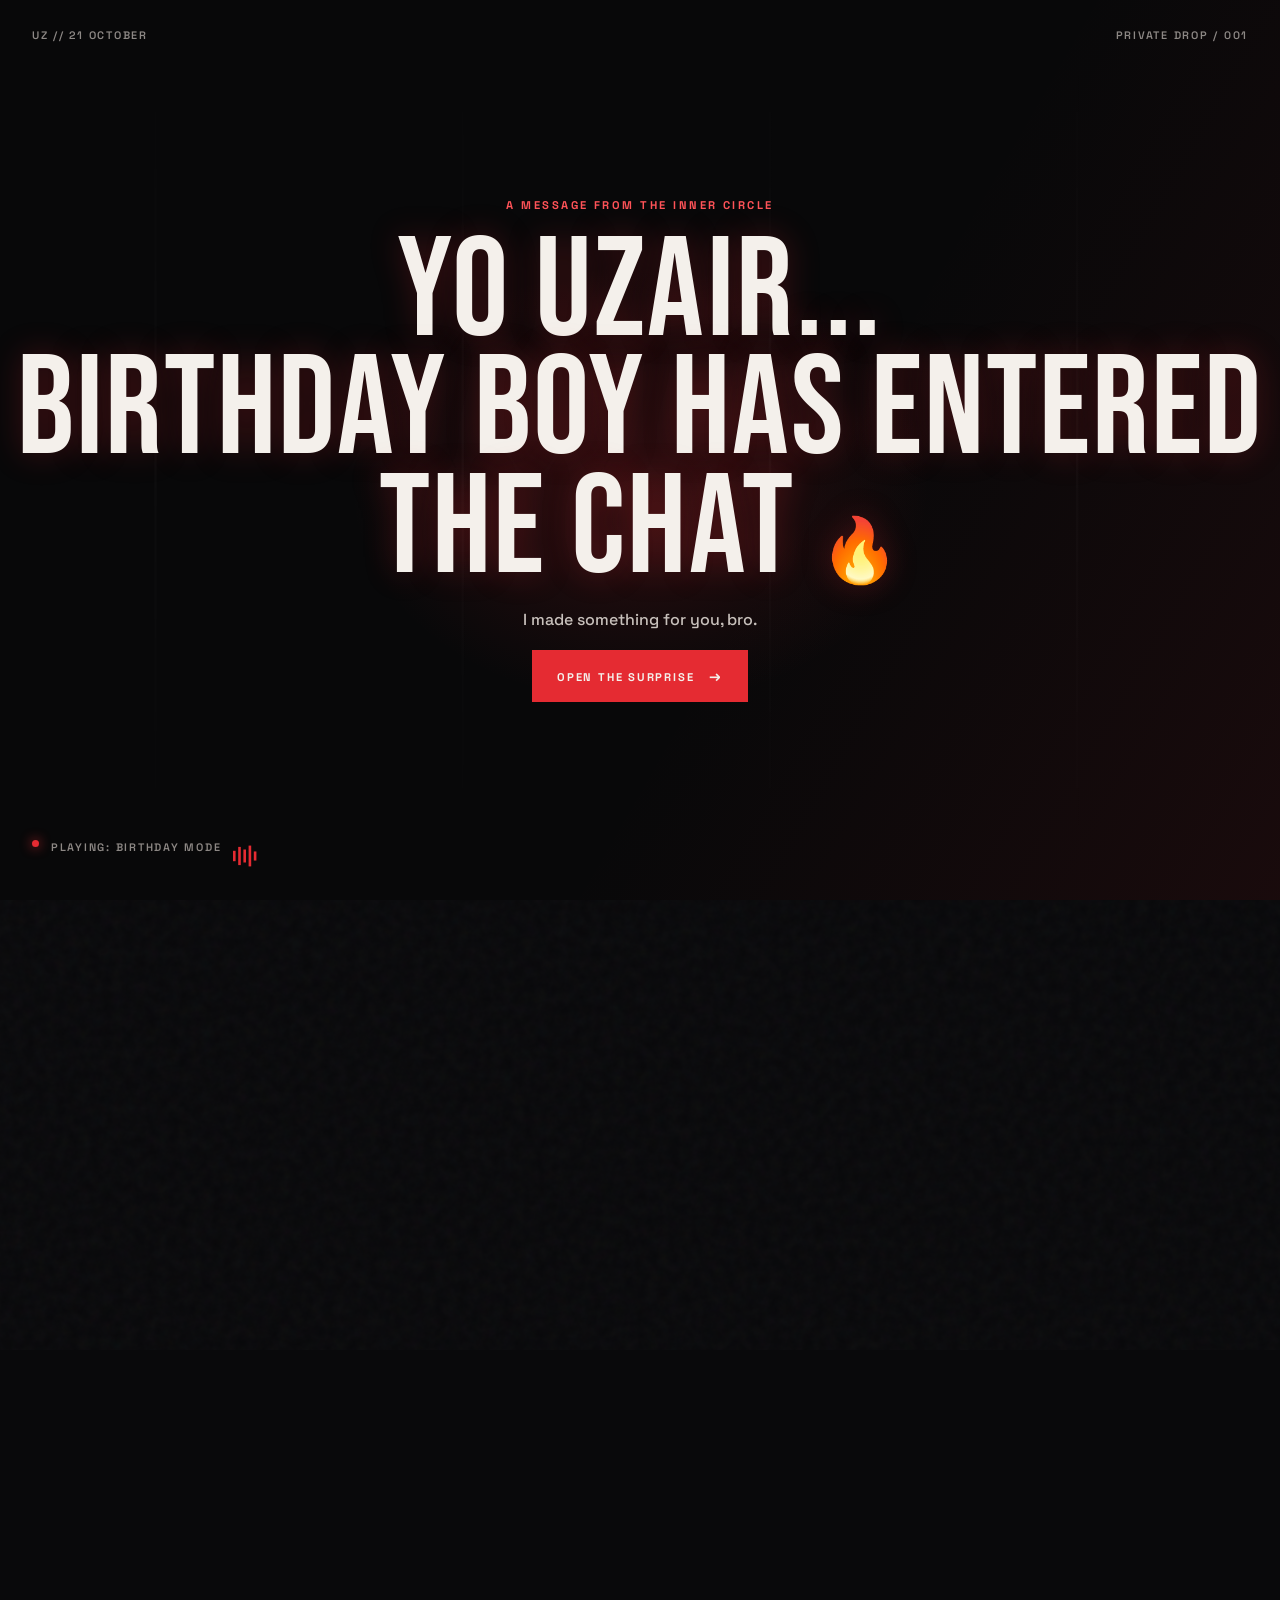
<file: index.html>
<!doctype html>
<html lang="en">
<head>
  <meta charset="UTF-8" />
  <meta name="viewport" content="width=device-width, initial-scale=1.0" />
  <meta name="theme-color" content="#09090b" />
  <meta name="description" content="A cinematic birthday surprise for Uzair, made by his bro." />
  <title>UZair // Birthday Mode</title>
  <link rel="preconnect" href="https://fonts.googleapis.com" />
  <link rel="preconnect" href="https://fonts.gstatic.com" crossorigin />
  <link href="https://fonts.googleapis.com/css2?family=Bebas+Neue&family=DM+Sans:wght@400;500;700&family=Space+Grotesk:wght@500;600;700&display=swap" rel="stylesheet" />
  <link rel="stylesheet" href="style.css" />
  <script src="script.js" defer></script>
</head>
<body>
  <div class="grain" aria-hidden="true"></div>
  <div class="cursor-glow" aria-hidden="true"></div>

  <div class="opening" id="opening" role="dialog" aria-label="Birthday surprise intro">
    <div class="opening-bg"></div>
    <div class="opening-top"><span>UZ // 21 OCTOBER</span><span>PRIVATE DROP / 001</span></div>
    <div class="opening-content">
      <p class="eyebrow reveal-in">A MESSAGE FROM THE INNER CIRCLE</p>
      <div class="opening-copy">
        <p class="intro-line" id="introLine">YO UZAIR...</p>
        <p class="intro-line hidden-intro" id="introLineTwo">BIRTHDAY BOY HAS ENTERED THE CHAT <span>🔥</span></p>
        <p class="intro-sub hidden-intro" id="introSub">I made something for you, bro.</p>
      </div>
      <button class="primary-button hidden-intro" id="openSurprise">OPEN THE SURPRISE <span>→</span></button>
    </div>
    <div class="opening-player"><span class="player-dot"></span><span>PLAYING: BIRTHDAY MODE</span><span class="equalizer mini" aria-hidden="true"><i></i><i></i><i></i><i></i><i></i></span></div>
  </div>

  <main class="site-shell" id="mainContent" aria-hidden="true">
    <nav class="nav container">
      <a class="wordmark" href="#top">UZ<span>.</span></a>
      <div class="nav-meta"><span class="status-dot"></span> BIRTHDAY MODE <span class="nav-divider"></span> 21 OCTOBER</div>
      <button class="nav-jump" data-scroll="#music" aria-label="Jump to music player">LISTEN <span>↘</span></button>
    </nav>

    <header class="hero container" id="top">
      <div class="hero-copy reveal">
        <p class="eyebrow">THE MAIN CHARACTER'S DAY / 21 OCTOBER</p>
        <h1>HAPPY BIRTHDAY,<br /><em>UZAIR</em> <span>🥂🔥</span></h1>
        <p class="hero-sub">Another year older... but still the same <strong>pagal bro</strong> 😂</p>
        <div class="hero-actions">
          <button class="primary-button" id="turnUp">TURN UP THE VOLUME <span>↗</span></button>
          <span class="micro-copy">Press play. Volume up. Regrets down.</span>
        </div>
      </div>
      <div class="hero-stage reveal reveal-delay" aria-label="Animated birthday cake">
        <div class="stage-ring ring-one"></div><div class="stage-ring ring-two"></div>
        <div class="stage-label">BIRTHDAY<br />BOY<br /><span>///</span></div>
        <div class="cake-wrap">
          <div class="flame flame-a"></div><div class="flame flame-b"></div><div class="flame flame-c"></div>
          <div class="candle candle-a"></div><div class="candle candle-b"></div><div class="candle candle-c"></div>
          <div class="cake-top"></div><div class="cake-icing"></div><div class="cake-body"><span></span><span></span><span></span></div><div class="cake-plate"></div>
        </div>
        <div class="spark spark-one">✦</div><div class="spark spark-two">✦</div><div class="spark spark-three">✦</div>
      </div>
    </header>

    <section class="section player-section container" id="music">
      <div class="section-kicker reveal"><span>01</span><span>UZAIR'S WORLD</span><span class="rule"></span><span>NOW PLAYING</span></div>
      <div class="player glass reveal reveal-delay">
        <div class="album-art" id="albumArt" aria-label="Album cover visualizer">
          <div class="album-disc"><span>UZ</span></div>
          <div class="album-grid"></div>
          <small>BDAY / 001</small>
        </div>
        <div class="track-info">
          <p class="track-status"><span class="status-dot"></span> NOW PLAYING</p>
          <div class="track-title-wrap">
            <h2 id="trackTitle" class="track-title">Birthday Mode <span>🔥</span></h2>
          </div>
          <p>for the loudest bro in the room</p>
        </div>
        <div class="player-controls">
          <button class="round-button" id="prevButton" aria-label="Previous song">⏮</button>
          <button class="round-button" id="playButton" aria-label="Play birthday music">▶</button>
          <button class="round-button" id="nextButton" aria-label="Next song">⏭</button>
          <button class="icon-button" id="muteButton" aria-label="Mute music">VOL</button>
          <div class="equalizer" id="equalizer" aria-hidden="true"><i></i><i></i><i></i><i></i><i></i><i></i><i></i></div>
        </div>
      </div>
      <label class="track-picker reveal" for="trackSelect">SELECT TRACK <select id="trackSelect"><option value="birthday.mp3">Track 01 - Birthday Mode 🔥</option><option value="track-1.mp3">Track 02 - track-1</option><option value="track-2.mp3">Track 03 - track-2</option><option value="track-3.mp3">Track 04 - track-3</option><option value="track-4.mp3">Track 05 - track-4</option></select></label>
      <p class="player-note reveal">Bro has two moods: music ON and music LOUDER. 😂</p>
      <audio id="birthdayAudio" preload="auto"><source src="assets/birthday.mp3" type="audio/mpeg" /></audio>
    </section>

    <section class="section archives-section container" id="archives">
      <div class="section-heading reveal"><div><p class="eyebrow">THE PHOTO DUMP / NO CONTEXT REQUIRED</p><h2>THE BRO ARCHIVES <span>📸</span></h2></div><p class="section-note">Six frames. A suspicious amount of evidence.</p></div>
      <div class="archive-grid">
        <figure class="memory-card reveal"><img src="assets/797887210_1075705141990475_1536160417823466040_n.jpg" alt="Uzair memory photo 1" /><figcaption><span>01</span>Certified Bakchodi 😂</figcaption></figure>
        <figure class="memory-card reveal reveal-delay"><img src="assets/811056234_834470816424884_3466537040000252427_n.jpg" alt="Uzair memory photo 2" /><figcaption><span>02</span>Bro thought this was a good idea 💀</figcaption></figure>
        <figure class="memory-card reveal"><img src="assets/811615844_1088330470822394_4757257316403194110_n.jpg" alt="Uzair memory photo 3" /><figcaption><span>03</span>The memories nobody needs to know about.</figcaption></figure>
        <figure class="memory-card reveal reveal-delay"><img src="assets/813633854_28337633935900832_3315130323208389728_n.jpg" alt="Uzair memory photo 4" /><figcaption><span>04</span>Same idiots, different day.</figcaption></figure>
        <figure class="memory-card reveal"><img src="assets/815037928_2015166029137957_7715391470375047494_n.jpg" alt="Uzair memory photo 5" /><figcaption><span>05</span>Too much madness in one picture 🔥</figcaption></figure>
        <figure class="memory-card reveal reveal-delay"><img src="assets/817985139_28220208137589061_4408909526905555126_n.jpg" alt="Uzair memory photo 6" /><figcaption><span>06</span>One for the archives.</figcaption></figure>
      </div>
    </section>

    <section class="section message-section container">
      <div class="message-mark">“</div><div class="message-copy reveal"><p class="eyebrow">FROM THE OTHER IDIOT</p><h2>A MESSAGE<br /><em>FROM YOUR BRO</em></h2><div class="typewriter" id="typewriter" aria-live="polite"></div><p class="signature">— your bro, always ❤️🔥</p></div>
    </section>

    <section class="section starter-section container">
      <div class="section-heading reveal"><div><p class="eyebrow">LOADING PERSONALITY PROFILE...</p><h2>UZAIR STARTER PACK <span>💀</span></h2></div><p class="section-note">Tap the cards. We ran the diagnostics.</p></div>
      <div class="starter-grid">
        <button class="starter-card reveal" data-card-message="The aux is legally his now."><span>🎧</span><strong>Music 24/7</strong><small>tap for diagnosis</small></button>
        <button class="starter-card reveal reveal-delay" data-card-message="No situation has ever been too serious."><span>😂</span><strong>Unlimited Bakchodi</strong><small>tap for diagnosis</small></button>
        <button class="starter-card reveal" data-card-message="Certified main character behaviour."><span>🔥</span><strong>Aujla Mode Activated</strong><small>tap for diagnosis</small></button>
        <button class="starter-card reveal reveal-delay" data-card-message="Chill is currently unavailable."><span>😎</span><strong>Zero Chill</strong><small>tap for diagnosis</small></button>
        <button class="starter-card reveal" data-card-message="A balanced diet is a future problem."><span>🍕</span><strong>Food = Priority</strong><small>tap for diagnosis</small></button>
        <button class="starter-card reveal reveal-delay" data-card-message="Feature not found. Try again never."><span>💀</span><strong>Common Sense = Optional</strong><small>tap for diagnosis</small></button>
      </div>
      <div class="diagnostic" id="diagnostic">SELECT A TRAIT TO RUN DIAGNOSTICS <span>↗</span></div>
    </section>

    <section class="section timeline-section container">
      <div class="section-heading reveal"><div><p class="eyebrow">THE UNOFFICIAL DOCUMENTARY</p><h2>FROM DAY ONE<br /><em>TO FOREVER</em> 🤝</h2></div></div>
      <div class="timeline">
        <article class="timeline-item reveal"><span class="timeline-number">01</span><div><p>DAY ONE</p><h3>How this madness started...</h3></div></article>
        <article class="timeline-item reveal"><span class="timeline-number">02</span><div><p>THE FIRST CRAZY MEMORY</p><h3>Things were never normal after this.</h3></div></article>
        <article class="timeline-item reveal"><span class="timeline-number">03</span><div><p>THE LEGENDARY MOMENTS</p><h3>Too many to count.</h3></div></article>
        <article class="timeline-item reveal"><span class="timeline-number">04</span><div><p>THE BRO CODE</p><h3>Trust. Loyalty. Bakchodi.</h3></div></article>
        <article class="timeline-item timeline-today reveal"><span class="timeline-number">05</span><div><p>TODAY / 21 OCTOBER</p><h3>HAPPY BIRTHDAY UZAIR 🎂🔥</h3></div></article>
      </div>
    </section>

    <section class="secret-section container reveal"><div class="secret-copy"><p class="eyebrow">CLASSIFIED / FOR UZAIR ONLY</p><h2>Bro... there's<br /><em>one more thing</em> 👀</h2><button class="outline-button" id="secretButton">UNLOCK THE FILE <span>→</span></button></div><div class="secret-stamp">TOP<br />SECRET</div></section>

    <section class="section final-section container" id="finale">
      <p class="eyebrow reveal">THE LAST TRACK / MAKE IT COUNT</p><h2 class="reveal">MAKE A WISH,<br /><em>BRO</em> 🎂</h2>
      <div class="final-cake-area reveal reveal-delay"><div class="final-cake"><div class="final-flames"><i></i><i></i><i></i></div><div class="final-candles"><i></i><i></i><i></i></div><div class="icing-line"></div><div class="final-cake-body"></div><div class="final-plate"></div></div></div>
      <button class="primary-button blow-button reveal" id="blowButton">BLOW OUT THE CANDLES <span>🕯️</span></button>
      <div class="final-message" id="finalMessage"><p class="eyebrow">THE FINAL VERDICT IS IN</p><h3>HAPPY BIRTHDAY UZAIR <span>🔥🥂</span></h3><p>STAY REAL. STAY CRAZY. KEEP WINNING. 🤝</p><small>— FROM YOUR BRO ❤️</small></div>
    </section>

    <footer class="footer container"><span>MADE WITH MAXIMUM BRO-CODE ENERGY</span><span>UZ // 2026</span></footer>
  </main>

  <div class="secret-modal" id="secretModal" aria-hidden="true"><div class="modal-panel"><button class="modal-close" id="closeModal" aria-label="Close">×</button><p class="eyebrow">MESSAGE DECRYPTED</p><h2>NO MATTER HOW OLD WE GET...</h2><h3>THE BAKCHODI IS NEVER ENDING. 😂🔥</h3><p>HAPPY BIRTHDAY, UZAIR ❤️</p></div></div>
  <div class="toast" id="toast" role="status"></div>
</body>
</html>
</file>
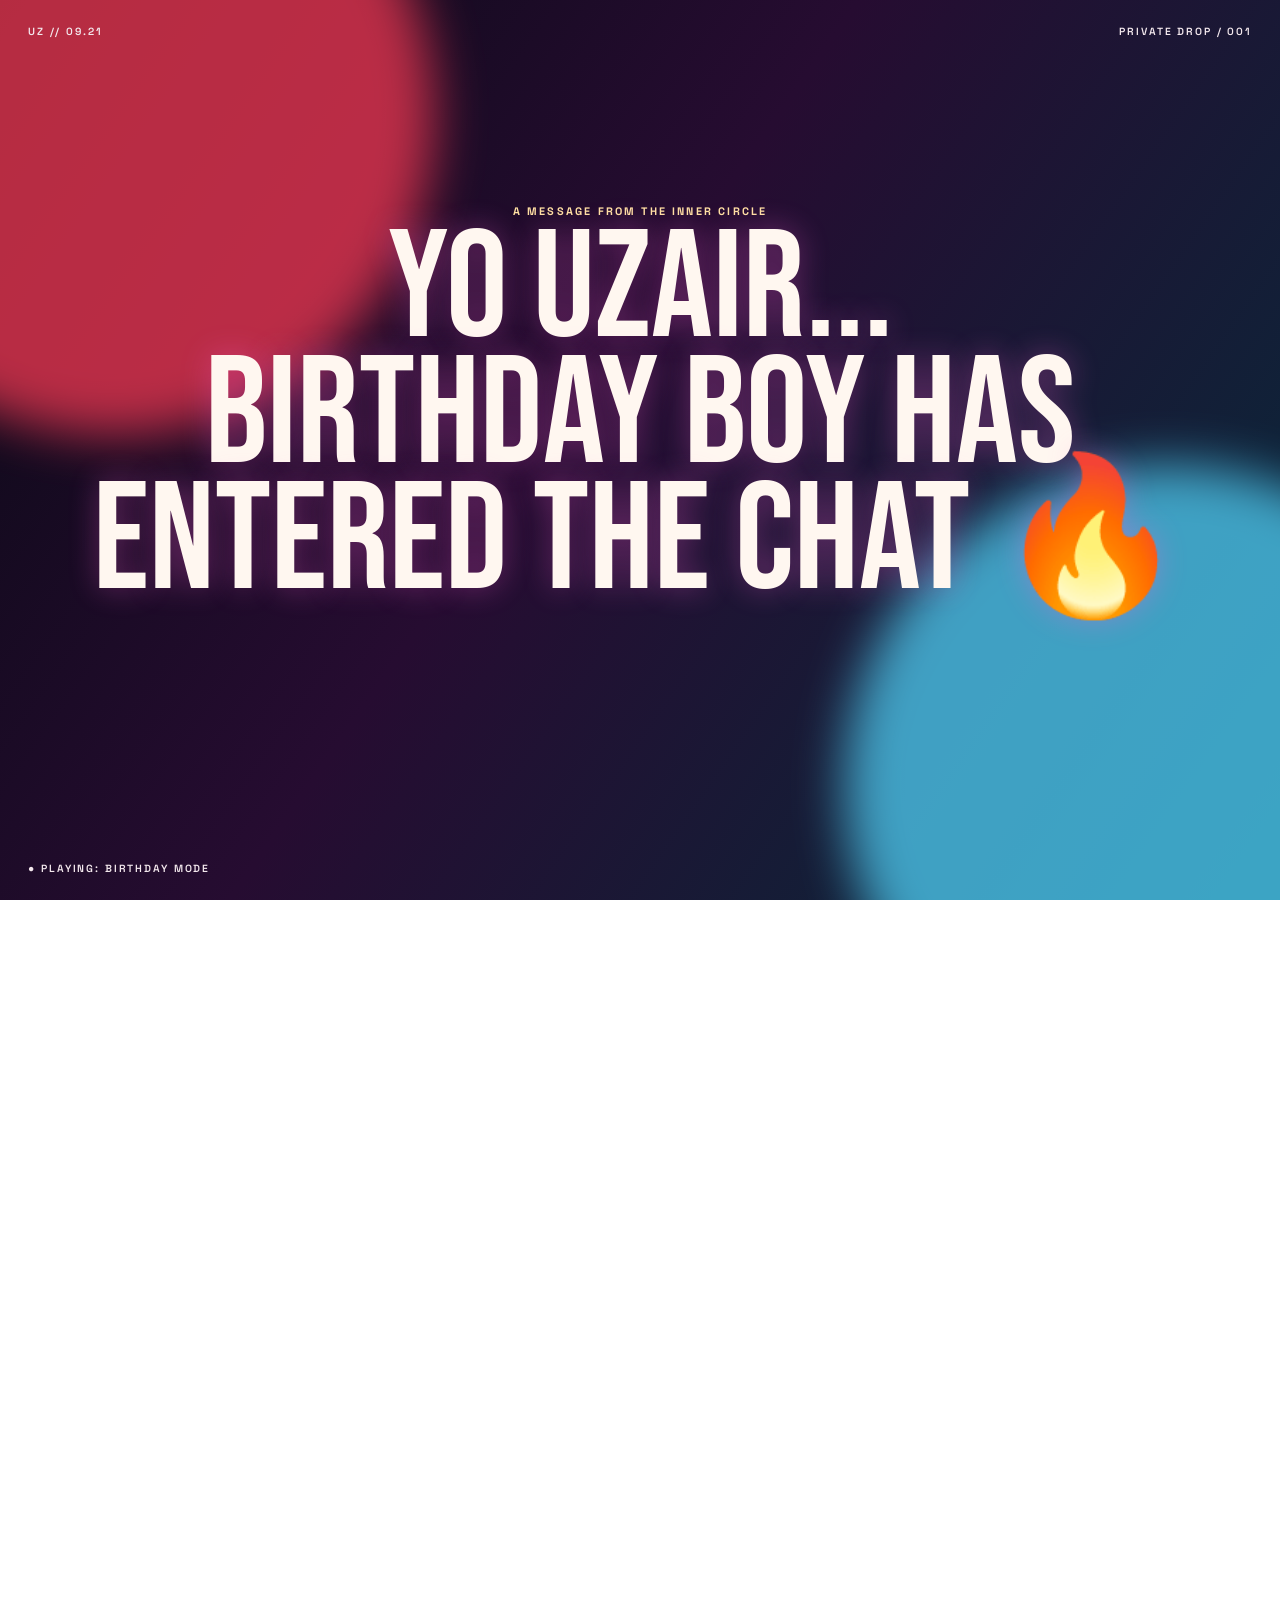
<file: birthday-one.html>
<!doctype html>
<html lang="en">
<head>
<meta charset="utf-8"><meta name="viewport" content="width=device-width,initial-scale=1"><title>UZair // Birthday Mode</title>
<link rel="preconnect" href="https://fonts.googleapis.com"><link rel="preconnect" href="https://fonts.gstatic.com" crossorigin><link href="https://fonts.googleapis.com/css2?family=Bebas+Neue&family=DM+Sans:wght@400;500;700&family=Space+Grotesk:wght@500;600;700&display=swap" rel="stylesheet">
<style>
:root{--ink:#fff7f0;--muted:#c4b8c5;--red:#ff3b55;--pink:#ff5fd7;--cyan:#53d8ff;--gold:#ffc857;--line:#ffffff29;--display:'Bebas Neue',Impact,sans-serif;--wide:'Space Grotesk',Arial,sans-serif;--sans:'DM Sans',Arial,sans-serif}*{box-sizing:border-box}html{scroll-behavior:smooth}body{margin:0;min-height:100vh;overflow-x:hidden;color:var(--ink);font-family:var(--sans);background:radial-gradient(circle at 8% 8%,#ff3b5566,transparent 25%),radial-gradient(circle at 92% 8%,#53d8ff55,transparent 24%),radial-gradient(circle at 72% 62%,#ff5fd744,transparent 25%),radial-gradient(circle at 16% 90%,#ffc8573b,transparent 23%),linear-gradient(125deg,#080812,#180b26 45%,#052531);background-attachment:fixed}body:before{content:'';position:fixed;inset:0;pointer-events:none;z-index:5;background:repeating-linear-gradient(110deg,transparent 0 18%,#ffffff08 18.1% 18.3%,transparent 18.4% 38%)}button{font:inherit;color:inherit;cursor:pointer}.wrap{width:min(1120px,calc(100% - 48px));margin:auto}.opening{position:fixed;inset:0;z-index:10;display:grid;place-items:center;text-align:center;overflow:hidden;background:linear-gradient(125deg,#090914,#260c31 45%,#062b3b);transition:.9s}.opening.hide{opacity:0;visibility:hidden}.opening:before,.opening:after{content:'';position:absolute;width:50vw;height:50vw;border-radius:50%;filter:blur(25px);opacity:.7;animation:drift 8s ease-in-out infinite alternate}.opening:before{left:-16vw;top:-16vw;background:#ff3b55}.opening:after{right:-16vw;bottom:-16vw;background:#53d8ff;animation-direction:alternate-reverse}.opening>*{position:relative;z-index:1}.topline,.bottomline{position:absolute;left:28px;right:28px;display:flex;justify-content:space-between;color:#f4e9ee;font:600 .65rem var(--wide);letter-spacing:.18em}.topline{top:25px}.bottomline{bottom:25px;justify-content:flex-start;gap:12px}.eyebrow{color:#ffe1a3;font:700 .68rem var(--wide);letter-spacing:.2em}.intro{margin:0;font:clamp(4rem,12vw,10rem)/.82 var(--display);text-shadow:0 0 30px #ff5fd755}.intro-sub{font-size:1rem;color:#fff}.hidden{opacity:0;transform:translateY(16px);pointer-events:none}.hidden.show{opacity:1;transform:none;pointer-events:auto;transition:.8s}.button{border:1px solid var(--red);background:linear-gradient(100deg,var(--red),#d72799);padding:16px 23px;font:700 .7rem var(--wide);letter-spacing:.14em;box-shadow:0 10px 30px #ff3b553d;transition:.3s}.button:hover{transform:translateY(-3px);box-shadow:0 15px 40px #ff5fd755}.main{visibility:hidden;opacity:0;transition:.8s}.main.live{visibility:visible;opacity:1}.nav{height:82px;display:flex;align-items:center;justify-content:space-between;border-bottom:1px solid var(--line)}.brand{font:3rem var(--display)}.brand b{color:var(--red)}.nav span{font:600 .65rem var(--wide);letter-spacing:.15em}.hero{min-height:600px;display:grid;grid-template-columns:1.1fr .9fr;align-items:center;gap:30px}.hero h1,.section h2{font:clamp(4.2rem,9vw,8rem)/.8 var(--display);margin:0}.hero h1 em,.section h2 em{font-style:normal;color:var(--red)}.hero p:not(.eyebrow){color:#eee0e5;font-size:1.1rem;margin:28px 0}.stage{height:400px;display:grid;place-items:center;position:relative}.ring{position:absolute;width:350px;height:350px;border:1px solid #53d8ff88;border-radius:50%;animation:spin 15s linear infinite}.cake{position:relative;width:210px;height:160px;animation:float 4s ease-in-out infinite}.cake:before{content:'';position:absolute;left:10px;bottom:24px;width:190px;height:90px;border-radius:0 0 22px 22px;background:linear-gradient(90deg,#55151e,#df2e66,#55151e)}.cake:after{content:'';position:absolute;left:5px;bottom:98px;width:200px;height:36px;border-radius:50%;background:#fff0df;box-shadow:inset 0 -9px var(--pink)}.flames{position:absolute;z-index:2;left:43px;right:43px;top:10px;display:flex;justify-content:space-between}.flames i{width:12px;height:23px;background:var(--gold);border-radius:60%;box-shadow:0 0 18px var(--gold);animation:flicker .5s infinite alternate}.section{padding:85px 0;border-top:1px solid var(--line)}.player{display:grid;grid-template-columns:120px 1fr auto;gap:25px;align-items:center;padding:20px;background:#14121fbb;border:1px solid var(--line);backdrop-filter:blur(15px)}.art{aspect-ratio:1;display:grid;place-items:center;background:linear-gradient(140deg,var(--red),#421850,var(--cyan));font:4rem var(--display)}.track h3{font:1.8rem var(--wide);margin:5px 0}.track p{color:var(--muted)}.track input{width:100%;accent-color:var(--red)}.round{width:54px;height:54px;border:0;border-radius:50%;background:var(--ink);color:#111}.equalizer{display:flex;gap:4px;align-items:center;height:30px}.equalizer i{width:4px;height:80%;background:var(--cyan);animation:bars .8s infinite alternate}.equalizer i:nth-child(2){height:45%}.equalizer i:nth-child(3){height:100%}.equalizer i:nth-child(4){height:60%}.archives{display:grid;grid-template-columns:repeat(3,1fr);gap:16px;margin-top:35px}.card{margin:0;background:#12111bbb;border:1px solid var(--line);overflow:hidden;transition:.4s}.card:hover{transform:translateY(-6px);box-shadow:0 0 30px #ff3b5544}.card img{display:block;width:100%;aspect-ratio:1.18;object-fit:cover;transition:.5s}.card:hover img{transform:scale(1.07)}.card figcaption{padding:14px;font-size:.78rem}.message{max-width:760px}.message p{font:1.1rem/1.8 var(--wide);color:#efe2e8}.starter{display:grid;grid-template-columns:repeat(3,1fr);gap:12px;margin-top:35px}.starter button{min-height:125px;text-align:left;padding:20px;background:#171326c7;border:1px solid var(--line);transition:.3s}.starter button:hover{border-color:var(--cyan);transform:translateY(-4px)}.starter strong{display:block;margin-top:12px;font-family:var(--wide)}.timeline{border-left:1px solid var(--pink);margin:45px 0 0 35px;padding-left:28px}.timeline article{margin-bottom:34px}.timeline small{color:var(--gold);font:600 .65rem var(--wide);letter-spacing:.14em}.secret{padding:50px;background:linear-gradient(120deg,#35112acc,#082b3acc);border:1px solid var(--line)}.final{text-align:center}.finalcake{height:170px;display:grid;place-items:center;font-size:4rem}.finalmsg{display:none}.finalmsg.show{display:block}.finalmsg h3{font:clamp(2.8rem,7vw,6rem) var(--display)}.modal{position:fixed;inset:0;z-index:20;display:none;place-items:center;padding:25px;background:#05040de8}.modal.show{display:grid}.modalbox{max-width:620px;padding:55px 35px;text-align:center;border:1px solid var(--cyan);background:linear-gradient(140deg,#35112c,#082c3a)}.reveal{opacity:0;transform:translateY(25px);transition:.8s}.reveal.in{opacity:1;transform:none}@keyframes drift{to{transform:translate(45px,30px) scale(1.1)}}@keyframes spin{to{transform:rotate(360deg)}}@keyframes float{50%{transform:translateY(-12px)}}@keyframes flicker{to{transform:scale(1.2) translateY(-3px)}}@keyframes bars{to{transform:scaleY(.25)}}@media(max-width:760px){.wrap{width:calc(100% - 32px)}.hero{display:block;padding:75px 0}.stage{height:330px}.ring{width:270px;height:270px}.player{grid-template-columns:75px 1fr}.player .equalizer{grid-column:1/-1}.archives,.starter{grid-template-columns:repeat(2,1fr)}.section h2{font-size:4rem}}@media(max-width:430px){.archives,.starter{grid-template-columns:1fr}.intro{font-size:4rem}.topline,.bottomline{left:16px;right:16px;font-size:.52rem}}
</style>
</head>
<body>
<div class="opening" id="opening"><div class="topline"><span>UZ // 09.21</span><span>PRIVATE DROP / 001</span></div><div><p class="eyebrow">A MESSAGE FROM THE INNER CIRCLE</p><p class="intro">YO UZAIR...</p><p class="intro hidden" id="hello">BIRTHDAY BOY HAS ENTERED THE CHAT 🔥</p><p class="intro-sub hidden" id="sub">I made something for you, bro.</p><button class="button hidden" id="open">OPEN THE SURPRISE →</button></div><div class="bottomline">● PLAYING: BIRTHDAY MODE</div></div>
<main class="main" id="main"><nav class="nav wrap"><a class="brand" href="#top">UZ<b>.</b></a><span>BIRTHDAY MODE / 21.09</span><a href="#music">LISTEN ↘</a></nav>
<header class="hero wrap" id="top"><div><p class="eyebrow">THE MAIN CHARACTER'S DAY / 21.09</p><h1>HAPPY BIRTHDAY,<br><em>UZAIR</em> 🥂🔥</h1><p>Another year older... but still the same <b>pagal bro</b> 😂</p><button class="button" id="turn">TURN UP THE VOLUME 🎵</button></div><div class="stage"><div class="ring"></div><div class="cake"><div class="flames"><i></i><i></i><i></i></div></div></div></header>
<section class="section wrap" id="music"><p class="eyebrow">01 / UZAIR'S WORLD / NOW PLAYING</p><div class="player"><div class="art">UZ</div><div class="track"><p>NOW PLAYING</p><h3>Birthday Mode 🔥</h3><p>Bro has two moods: music ON and music LOUDER. 😂</p><input id="progress" type="range" min="0" max="100" value="0"></div><div><button class="round" id="play">▶</button><div class="equalizer"><i></i><i></i><i></i><i></i></div></div></div><audio id="audio" preload="metadata"><source src="assets/birthday.mp3" type="audio/mpeg"></audio></section>
<section class="section wrap"><p class="eyebrow">02 / THE BRO ARCHIVES</p><h2>THE BRO <em>ARCHIVES</em> 📸</h2><div class="archives"><figure class="card"><img src="assets/photo-1.svg"><figcaption>Certified Bakchodi 😂</figcaption></figure><figure class="card"><img src="assets/photo-2.svg"><figcaption>Bro thought this was a good idea 💀</figcaption></figure><figure class="card"><img src="assets/photo-3.svg"><figcaption>The memories nobody needs to know about.</figcaption></figure><figure class="card"><img src="assets/photo-4.svg"><figcaption>Same idiots, different day.</figcaption></figure><figure class="card"><img src="assets/photo-5.svg"><figcaption>Too much madness in one picture 🔥</figcaption></figure><figure class="card"><img src="assets/photo-6.svg"><figcaption>One for the archives.</figcaption></figure></div></section>
<section class="section wrap"><p class="eyebrow">03 / FROM THE OTHER IDIOT</p><h2>A MESSAGE <em>FROM YOUR BRO</em></h2><div class="message" id="message">Bro, jokes apart, you're genuinely one of the realest people I've got. We've had our share of bakchodi, arguments, laughs and unforgettable moments. Keep chasing your goals and don't ever change the real person you are. Happy Birthday, Uzair. Here's to more madness, memories and legendary moments. ❤️🔥</div></section>
<section class="section wrap"><p class="eyebrow">04 / PERSONALITY PROFILE</p><h2>UZAIR STARTER <em>PACK</em> 💀</h2><div class="starter"><button>🎧<strong>Music 24/7</strong></button><button>😂<strong>Unlimited Bakchodi</strong></button><button>🔥<strong>Aujla Mode Activated</strong></button><button>😎<strong>Zero Chill</strong></button><button>🍕<strong>Food = Priority</strong></button><button>💀<strong>Common Sense = Optional</strong></button></div></section>
<section class="section wrap"><p class="eyebrow">05 / THE UNOFFICIAL DOCUMENTARY</p><h2>FROM DAY ONE <em>TO FOREVER</em> 🤝</h2><div class="timeline"><article><small>DAY ONE</small><h3>How this madness started...</h3></article><article><small>THE FIRST CRAZY MEMORY</small><h3>Things were never normal after this.</h3></article><article><small>THE LEGENDARY MOMENTS</small><h3>Too many to count.</h3></article><article><small>THE BRO CODE</small><h3>Trust. Loyalty. Bakchodi.</h3></article><article><small>TODAY</small><h3>Uzair's Birthday 🎂🔥</h3></article></div></section>
<section class="section wrap secret"><p class="eyebrow">CLASSIFIED / FOR UZAIR ONLY</p><h2>Bro... there's <em>one more thing</em> 👀</h2><button class="button" id="secret">UNLOCK THE FILE →</button></section>
<section class="section wrap final"><p class="eyebrow">THE LAST TRACK / MAKE IT COUNT</p><h2>MAKE A WISH, <em>BRO</em> 🎂</h2><div class="finalcake">🎂</div><button class="button" id="blow">BLOW OUT THE CANDLES 🕯️</button><div class="finalmsg" id="finalmsg"><h3>HAPPY BIRTHDAY UZAIR 🔥🥂</h3><p>STAY REAL. STAY CRAZY. KEEP WINNING. 🤝</p><small>— FROM YOUR BRO ❤️</small></div></section></main>
<div class="modal" id="modal"><div class="modalbox"><button class="button" id="close">CLOSE</button><p class="eyebrow">MESSAGE DECRYPTED</p><h2>NO MATTER HOW OLD WE GET...</h2><h3>THE BAKCHODI IS NEVER ENDING. 😂🔥</h3><p>HAPPY BIRTHDAY, UZAIR ❤️</p></div></div>
<script>
const $=s=>document.querySelector(s),opening=$('#opening'),main=$('#main'),audio=$('#audio'),play=$('#play'),progress=$('#progress');setTimeout(()=>$('#hello').classList.add('show'),1100);setTimeout(()=>{$('#sub').classList.add('show');$('#open').classList.add('show')},2300);$('#open').onclick=()=>{opening.classList.add('hide');main.classList.add('live');burst(40)};function start(){audio.play().catch(()=>{});play.textContent='Ⅱ'}play.onclick=()=>audio.paused?start():audio.pause();$('#turn').onclick=()=>{$('#music').scrollIntoView({behavior:'smooth'});start()};audio.ontimeupdate=()=>progress.value=audio.duration?audio.currentTime/audio.duration*100:0;progress.oninput=()=>audio.duration&&(audio.currentTime=progress.value/100*audio.duration);$('#secret').onclick=()=>{$('#modal').classList.add('show');burst(70)};$('#close').onclick=()=>$('#modal').classList.remove('show');$('#blow').onclick=()=>{$('#finalmsg').classList.add('show');burst(100);start()};function burst(n){for(let i=0;i<n;i++){const x=document.createElement('i');x.style.cssText=`position:fixed;z-index:30;top:-15px;left:${Math.random()*100}vw;width:8px;height:14px;background:${['#ff3b55','#53d8ff','#ffc857','#ff5fd7'][i%4]};animation:fall 2.5s ${Math.random()*.5}s forwards`;document.body.append(x);setTimeout(()=>x.remove(),3200)}}const io=new IntersectionObserver(es=>es.forEach(e=>e.isIntersecting&&e.target.classList.add('in')), {threshold:.12});document.querySelectorAll('.section').forEach(x=>{x.classList.add('reveal');io.observe(x)});
</script><style>@keyframes fall{to{transform:translateY(110vh) rotate(720deg);opacity:0}}</style>
</body></html>
</file>
<file: style.css>
:root{--black:#09090b;--ink:#f4f0eb;--muted:#a29e9b;--red:#e52b32;--red-hot:#ff5358;--line:rgba(244,240,235,.16);--glass:rgba(20,18,19,.68);--display:'Bebas Neue',Impact,sans-serif;--sans:'DM Sans',Arial,sans-serif;--wide:'Space Grotesk',Arial,sans-serif}*{box-sizing:border-box}html{scroll-behavior:smooth}body{margin:0;background:var(--black);color:var(--ink);font-family:var(--sans);overflow-x:hidden;line-height:1.5}body:before{content:"";position:fixed;inset:0;pointer-events:none;z-index:20;background:radial-gradient(circle at 50% -20%,rgba(229,43,50,.14),transparent 42%),linear-gradient(110deg,transparent 0 70%,rgba(255,255,255,.02) 70% 70.2%,transparent 70.2%)}button{font:inherit;color:inherit;cursor:pointer}a{color:inherit;text-decoration:none}.container{width:min(1160px,calc(100% - 64px));margin:0 auto}.grain{position:fixed;inset:-50%;z-index:30;pointer-events:none;opacity:.055;background-image:url("data:image/svg+xml,%3Csvg viewBox='0 0 180 180' xmlns='http://www.w3.org/2000/svg'%3E%3Cfilter id='n'%3E%3CfeTurbulence type='fractalNoise' baseFrequency='.9' numOctaves='4' stitchTiles='stitch'/%3E%3C/filter%3E%3Crect width='100%25' height='100%25' filter='url(%23n)' opacity='.65'/%3E%3C/svg%3E");animation:grain .22s steps(2) infinite}.cursor-glow{position:fixed;width:280px;height:280px;border-radius:50%;background:rgba(229,43,50,.1);filter:blur(60px);pointer-events:none;transform:translate(-50%,-50%);z-index:0}.opening{position:fixed;inset:0;z-index:100;background:#080809;display:grid;place-items:center;overflow:hidden;transition:opacity .9s,visibility .9s}.opening.is-hidden{opacity:0;visibility:hidden;pointer-events:none}.opening-bg{position:absolute;inset:0;background:radial-gradient(ellipse at 50% 54%,rgba(229,43,50,.17),transparent 32%),linear-gradient(120deg,transparent 60%,rgba(229,43,50,.08));animation:breathe 5s ease-in-out infinite}.opening:after{content:"";position:absolute;inset:0;background:repeating-linear-gradient(90deg,transparent 0 12%,rgba(255,255,255,.025) 12.1% 12.2%,transparent 12.3% 24%);mask-image:linear-gradient(transparent,black,transparent)}.opening-top,.opening-player{position:absolute;left:32px;right:32px;display:flex;justify-content:space-between;color:#8d8885;font:600 .68rem var(--wide);letter-spacing:.16em}.opening-top{top:28px}.opening-player{bottom:28px;justify-content:flex-start;gap:12px}.opening-content{position:relative;z-index:1;text-align:center}.eyebrow{font:700 .7rem var(--wide);letter-spacing:.22em;color:#b9b2ae;margin:0 0 22px}.opening-content .eyebrow{color:var(--red-hot)}.opening-copy{min-height:154px}.intro-line{font:clamp(3.7rem,11vw,9.5rem) var(--display);letter-spacing:.015em;line-height:.84;margin:0;color:var(--ink);text-shadow:0 0 32px rgba(229,43,50,.26)}.intro-line span{font-family:var(--sans);font-size:.45em}.intro-sub{font:500 1rem var(--wide);color:#c8c1bc;margin:20px 0}.hidden-intro{opacity:0;transform:translateY(15px);pointer-events:none}.hidden-intro.show{opacity:1;transform:none;pointer-events:auto;transition:opacity .8s,transform .8s}.primary-button,.outline-button{border:1px solid var(--red);background:var(--red);padding:16px 24px;font:700 .7rem var(--wide);letter-spacing:.16em;transition:.3s;box-shadow:0 0 0 rgba(229,43,50,0)}.primary-button:hover{background:var(--red-hot);transform:translateY(-3px);box-shadow:0 12px 34px rgba(229,43,50,.25)}.primary-button span,.outline-button span{font-size:1.3em;margin-left:10px}.outline-button{background:transparent;color:var(--ink)}.outline-button:hover{background:var(--red);transform:translateY(-3px)}.mini{transform:scale(.65);transform-origin:left}.equalizer{display:flex;align-items:center;gap:4px;height:32px}.equalizer i{width:4px;height:50%;background:var(--red);animation:bars .8s ease-in-out infinite alternate}.equalizer i:nth-child(2){animation-delay:-.2s;height:90%}.equalizer i:nth-child(3){animation-delay:-.5s;height:65%}.equalizer i:nth-child(4){animation-delay:-.1s;height:100%}.equalizer i:nth-child(5){animation-delay:-.4s;height:45%}.equalizer i:nth-child(6){animation-delay:-.7s;height:75%}.equalizer i:nth-child(7){animation-delay:-.3s;height:55%}.equalizer.paused i{animation-play-state:paused}.player-dot,.status-dot{display:inline-block;width:7px;height:7px;background:var(--red);border-radius:50%;box-shadow:0 0 12px var(--red);animation:pulse 1.4s infinite}.site-shell{opacity:0;transform:translateY(18px);transition:opacity .9s .3s,transform .9s .3s}.site-shell.is-live{opacity:1;transform:none}.nav{height:92px;display:flex;align-items:center;justify-content:space-between;border-bottom:1px solid var(--line);position:relative;z-index:2}.wordmark{font:3rem var(--display);line-height:1}.wordmark span{color:var(--red)}.nav-meta,.nav-jump{font:600 .65rem var(--wide);letter-spacing:.17em;color:#aaa39e}.nav-meta{display:flex;align-items:center;gap:10px}.nav-divider{height:16px;width:1px;background:var(--line)}.nav-jump{border:0;background:none}.nav-jump:hover{color:var(--red-hot)}.hero{min-height:640px;display:grid;grid-template-columns:1.1fr .9fr;align-items:center;gap:30px;padding:86px 0 92px;position:relative}.hero:after{content:"21";font:28rem var(--display);line-height:1;position:absolute;right:-6%;bottom:-24%;color:transparent;-webkit-text-stroke:1px rgba(255,255,255,.04);z-index:-1}.hero h1{font:clamp(4.4rem,9.6vw,9rem)/.78 var(--display);letter-spacing:.015em;margin:0}.hero h1 em,.message-copy em,.timeline-section em,.final-section em,.secret-copy em{font-style:normal;color:var(--red)}.hero h1 span{font:1.4rem var(--sans);vertical-align:top;display:inline-block;margin-top:13px}.hero-sub{font-size:1.15rem;color:#c0bbb7;margin:32px 0}.hero-sub strong{color:var(--ink)}.hero-actions{display:flex;align-items:center;gap:18px}.micro-copy{color:#77716d;font-size:.75rem}.hero-stage{height:480px;position:relative;display:grid;place-items:center}.stage-ring{position:absolute;border:1px solid rgba(229,43,50,.35);border-radius:50%;animation:spin 18s linear infinite}.ring-one{width:355px;height:355px;border-left-color:transparent;border-right-color:transparent}.ring-two{width:455px;height:455px;opacity:.45;border-top-color:transparent;border-bottom-color:transparent;animation-direction:reverse;animation-duration:25s}.stage-label{position:absolute;left:4%;top:28%;font:700 .68rem/1.5 var(--wide);letter-spacing:.18em;color:#837b77}.stage-label span{color:var(--red);font-size:1.2rem}.cake-wrap{position:relative;width:230px;height:220px;filter:drop-shadow(0 20px 20px rgba(0,0,0,.45));animation:float 4s ease-in-out infinite}.cake-top{position:absolute;width:190px;height:48px;background:#f1e8df;border-radius:50%;left:20px;top:77px;box-shadow:inset 0 -10px rgba(229,43,50,.24)}.cake-icing{position:absolute;width:190px;height:30px;left:20px;top:88px;border-radius:0 0 40% 40%;background:var(--red);z-index:2}.cake-body{position:absolute;width:182px;height:70px;left:24px;top:101px;background:linear-gradient(90deg,#4a1114,#8b1e22,#4a1114);z-index:1;border-radius:0 0 22px 22px}.cake-body span{display:inline-block;width:5px;height:16px;background:#e7b2a6;margin:28px 25px 0 18px;border-radius:5px}.cake-plate{position:absolute;width:220px;height:20px;left:5px;top:162px;background:#d7ccc5;border-radius:50%;box-shadow:0 7px 0 #625753}.candle{position:absolute;width:8px;height:42px;top:45px;background:#eee0d5;z-index:3}.candle-a{left:74px}.candle-b{left:111px;height:53px;top:35px}.candle-c{left:148px}.flame{position:absolute;width:11px;height:19px;background:#ffb73d;border-radius:65% 35% 60% 40%;top:22px;z-index:4;box-shadow:0 0 18px #ff9d2e;animation:flicker .5s infinite alternate}.flame-a{left:72px}.flame-b{left:109px;top:12px}.flame-c{left:146px}.spark{color:var(--red-hot);position:absolute;font-size:1.4rem;animation:sparkle 2s infinite}.spark-one{top:16%;right:12%}.spark-two{bottom:25%;right:10%;animation-delay:.8s}.spark-three{top:30%;left:15%;animation-delay:1.2s}.section{padding:88px 0}.section-kicker{display:flex;align-items:center;gap:16px;color:#9a918c;font:600 .65rem var(--wide);letter-spacing:.17em;margin-bottom:20px}.section-kicker>span:first-child{color:var(--red)}.rule{height:1px;background:var(--line);width:65px}.glass{background:linear-gradient(120deg,rgba(37,32,33,.82),rgba(16,15,16,.7));border:1px solid var(--line);backdrop-filter:blur(18px)}.player{display:grid;grid-template-columns:125px 1fr auto;align-items:center;gap:27px;padding:20px}.album-art{aspect-ratio:1;background:linear-gradient(145deg,#5b171c,#1c0f11 58%,#b62229);position:relative;overflow:hidden;display:grid;place-items:center}.album-art:after{content:"";position:absolute;inset:15px;border:1px solid rgba(255,255,255,.35);transform:rotate(45deg)}.album-art span{font:4rem var(--display);position:relative;z-index:1}.album-art small{position:absolute;bottom:10px;left:10px;font:600 .55rem var(--wide);letter-spacing:.14em}.track-status{color:#a9a09c;font:600 .65rem var(--wide);letter-spacing:.17em;margin:0 0 10px;display:flex;gap:9px;align-items:center}.track-info h2{font:2rem var(--wide);margin:0}.track-info>p:not(.track-status){color:#8d8581;margin:4px 0 22px}.progress-row{display:flex;align-items:center;gap:12px;color:#867e7a;font-size:.7rem}.progress-row input{accent-color:var(--red);width:100%}.player-controls{display:flex;align-items:center;gap:14px}.round-button{width:55px;height:55px;border-radius:50%;border:0;background:var(--ink);color:var(--black);font-size:1.1rem;transition:.3s}.round-button:hover{background:var(--red);color:var(--ink);transform:scale(1.08)}.icon-button{background:none;border:0;font:600 .6rem var(--wide);letter-spacing:.12em;color:#938985}.player-note{font-size:.85rem;color:#887f7b;text-align:right;margin:14px 0}.section-heading{display:flex;justify-content:space-between;align-items:end;gap:30px;margin-bottom:38px}.section-heading h2,.message-copy h2,.final-section>h2,.secret-copy h2{font:clamp(3.5rem,7vw,6.5rem)/.8 var(--display);margin:0}.section-note{max-width:220px;color:#837a76;font-size:.8rem;margin:0}.archive-grid{display:grid;grid-template-columns:repeat(3,1fr);gap:18px}.memory-card{margin:0;overflow:hidden;background:#131213;border:1px solid rgba(255,255,255,.08)}.memory-card:nth-child(2),.memory-card:nth-child(5){transform:translateY(30px)}.memory-card img{width:100%;aspect-ratio:1.18;object-fit:cover;transition:transform .6s,filter .6s}.memory-card:hover img{transform:scale(1.08);filter:saturate(1.3) contrast(1.05)}.memory-card:hover{box-shadow:0 0 30px rgba(229,43,50,.25)}.memory-card figcaption{display:flex;gap:13px;padding:15px 16px;font-size:.78rem;color:#ddd5d0}.memory-card figcaption span{color:var(--red);font:600 .65rem var(--wide)}.message-section{display:grid;grid-template-columns:180px 1fr;gap:30px;border-top:1px solid var(--line);position:relative}.message-mark{font:13rem Georgia;color:var(--red);line-height:.6;opacity:.75}.message-copy{max-width:750px}.typewriter{font:1.12rem/1.8 var(--wide);color:#d2cac6;margin-top:38px;min-height:170px}.type-line{display:block;opacity:0;animation:lineIn .8s forwards}.signature{color:var(--red-hot);font:600 .7rem var(--wide);letter-spacing:.16em}.starter-grid{display:grid;grid-template-columns:repeat(3,1fr);gap:12px}.starter-card{background:#141314;border:1px solid var(--line);padding:27px 25px;text-align:left;min-height:145px;transition:.3s;position:relative}.starter-card:hover,.starter-card.active{border-color:var(--red);background:#241416;transform:translateY(-5px)}.starter-card span{display:block;font-size:1.8rem;margin-bottom:15px}.starter-card strong{display:block;font:1rem var(--wide)}.starter-card small{display:block;color:#716b68;font-size:.65rem;margin-top:10px}.diagnostic{margin-top:14px;border:1px solid var(--line);padding:15px;color:#77706d;font:600 .65rem var(--wide);letter-spacing:.15em;display:flex;justify-content:space-between}.diagnostic.is-active{color:var(--red-hot);border-color:rgba(229,43,50,.5)}.timeline-section{padding-top:70px}.timeline{border-left:1px solid rgba(229,43,50,.5);margin:50px 0 0 70px}.timeline-item{min-height:110px;padding:0 0 45px 55px;position:relative}.timeline-item:before{content:"";width:10px;height:10px;background:var(--red);border-radius:50%;position:absolute;left:-5px;top:3px;box-shadow:0 0 16px var(--red)}.timeline-number{position:absolute;left:-70px;top:-3px;color:var(--red);font:1.3rem var(--display)}.timeline-item p{font:600 .65rem var(--wide);letter-spacing:.17em;color:#8e8681;margin:0 0 8px}.timeline-item h3{font:1.35rem var(--wide);font-weight:500;margin:0}.timeline-today h3{color:var(--red-hot)}.secret-section{border:1px solid var(--line);min-height:330px;padding:55px 60px;display:flex;justify-content:space-between;align-items:center;position:relative;overflow:hidden;background:radial-gradient(circle at 80%,rgba(229,43,50,.2),transparent 35%),#120f10}.secret-section:after{content:"";position:absolute;right:18%;top:-20%;width:1px;height:150%;background:rgba(255,255,255,.12);transform:rotate(35deg)}.secret-copy h2{font-size:clamp(3rem,6vw,5.5rem);margin-bottom:35px}.secret-stamp{font:1.5rem var(--display);letter-spacing:.12em;color:var(--red);border:1px solid var(--red);padding:19px;transform:rotate(-14deg);opacity:.8}.final-section{text-align:center;padding-bottom:100px}.final-section>h2{margin-bottom:35px}.final-cake-area{height:260px;display:grid;place-items:center}.final-cake{width:220px;height:160px;position:relative;animation:float 3.5s ease-in-out infinite}.final-cake-body{position:absolute;bottom:30px;left:16px;width:188px;height:85px;background:linear-gradient(100deg,#541418,#9f2429,#541418);border-radius:0 0 22px 22px}.icing-line{position:absolute;z-index:1;bottom:92px;left:10px;width:200px;height:33px;border-radius:50%;background:#f0e1d6;box-shadow:inset 0 -8px var(--red)}.final-plate{position:absolute;bottom:18px;left:0;width:220px;height:22px;border-radius:50%;background:#d3c6be;box-shadow:0 6px #5a4b47}.final-candles{position:absolute;z-index:2;bottom:119px;left:0;right:0;display:flex;justify-content:center;gap:37px}.final-candles i{height:50px;width:8px;background:#f2e6dc}.final-flames{position:absolute;z-index:3;bottom:162px;left:0;right:0;display:flex;justify-content:center;gap:35px}.final-flames i{width:13px;height:23px;background:#ffb638;border-radius:60% 40%;box-shadow:0 0 20px #ff9d2e;animation:flicker .5s infinite alternate}.final-section.blown .final-flames{opacity:0;transform:translateY(-20px);transition:.4s}.blow-button{margin-top:0}.final-message{opacity:0;transform:translateY(20px);height:0;overflow:hidden;transition:1s}.final-message.is-visible{opacity:1;transform:none;height:auto;margin-top:50px}.final-message h3{font:clamp(2.5rem,7vw,6rem) var(--display);margin:10px 0}.final-message h3 span{font:1.5rem var(--sans)}.final-message>p{font:700 .75rem var(--wide);letter-spacing:.18em}.final-message small{display:block;color:var(--red-hot);margin-top:20px}.footer{border-top:1px solid var(--line);padding:25px 0 35px;display:flex;justify-content:space-between;color:#6f6965;font:600 .6rem var(--wide);letter-spacing:.16em}.secret-modal{position:fixed;inset:0;background:rgba(4,3,4,.92);z-index:80;display:grid;place-items:center;padding:30px;opacity:0;visibility:hidden;transition:.5s}.secret-modal.is-open{opacity:1;visibility:visible}.modal-panel{width:min(640px,100%);padding:70px 50px;text-align:center;border:1px solid var(--red);background:radial-gradient(circle at 50% 0,rgba(229,43,50,.24),transparent 55%),#171012;position:relative;box-shadow:0 0 80px rgba(229,43,50,.18)}.modal-panel h2{font:clamp(2.5rem,6vw,5rem)/.9 var(--display);margin:30px 0 18px}.modal-panel h3{font:1.35rem var(--wide);color:var(--red-hot);margin:0 0 30px}.modal-panel>p:last-child{font:700 .75rem var(--wide);letter-spacing:.18em}.modal-close{position:absolute;top:14px;right:18px;background:none;border:0;font-size:2rem}.toast{position:fixed;bottom:25px;left:50%;transform:translate(-50%,20px);background:var(--red);padding:11px 16px;font:600 .7rem var(--wide);letter-spacing:.08em;opacity:0;transition:.3s;z-index:90}.toast.show{opacity:1;transform:translate(-50%,0)}.confetti-piece{position:fixed;top:-20px;width:8px;height:15px;z-index:99;animation:confettiFall 2.7s ease-in forwards}.balloon{position:fixed;bottom:-100px;width:35px;height:45px;border-radius:50% 50% 45% 45%;z-index:40;animation:balloonRise 4s ease-out forwards}.reveal{opacity:0;transform:translateY(28px);transition:opacity .8s,transform .8s}.reveal.in-view{opacity:1;transform:none}.reveal-delay{transition-delay:.16s}@keyframes grain{0%{transform:translate(0,0)}25%{transform:translate(2%,-3%)}50%{transform:translate(-3%,2%)}75%{transform:translate(3%,3%)}100%{transform:translate(-2%,-2%)}}@keyframes breathe{50%{transform:scale(1.08);opacity:.75}}@keyframes bars{to{transform:scaleY(.3)}}@keyframes pulse{50%{opacity:.35;box-shadow:0 0 3px var(--red)}}@keyframes spin{to{transform:rotate(360deg)}}@keyframes float{50%{transform:translateY(-11px) rotate(1deg)}}@keyframes flicker{to{transform:scale(1.15) translateY(-2px);filter:brightness(1.3)}}@keyframes sparkle{50%{transform:scale(.5) rotate(90deg);opacity:.4}100%{transform:scale(1.1)}}@keyframes lineIn{to{opacity:1;transform:none}}@keyframes confettiFall{to{transform:translate3d(var(--x),110vh,0) rotate(720deg);opacity:0}}@keyframes balloonRise{to{transform:translateY(-125vh) rotate(14deg);opacity:0}}@media(max-width:800px){.container{width:min(100% - 36px,600px)}.nav{height:72px}.nav-meta{display:none}.hero{display:block;padding:70px 0 40px}.hero h1{font-size:clamp(4.4rem,18vw,7rem)}.hero-stage{height:390px;margin-top:25px}.ring-two{width:330px;height:330px}.ring-one{width:270px;height:270px}.hero-actions{align-items:flex-start;flex-direction:column;gap:13px}.section{padding:65px 0}.player{grid-template-columns:82px 1fr;gap:16px;padding:14px}.album-art span{font-size:2.4rem}.track-info h2{font-size:1.35rem}.player-controls{grid-column:1/-1;justify-content:space-between}.player-controls .equalizer{margin-left:auto}.archive-grid{grid-template-columns:repeat(2,1fr);gap:11px}.memory-card:nth-child(2),.memory-card:nth-child(5){transform:none}.memory-card figcaption{font-size:.7rem;padding:11px}.section-heading{display:block}.section-note{margin-top:14px}.message-section{grid-template-columns:1fr;gap:0}.message-mark{height:70px;font-size:9rem}.message-copy h2{font-size:4rem}.typewriter{font-size:1rem}.starter-grid{grid-template-columns:repeat(2,1fr)}.starter-card{padding:18px 15px;min-height:135px}.timeline{margin-left:48px}.timeline-item{padding-left:32px}.secret-section{padding:38px 25px;min-height:400px;display:block}.secret-stamp{position:absolute;right:22px;bottom:38px}.final-section>h2{font-size:4.8rem}.footer{font-size:.5rem}.footer span:last-child{display:none}}@media(max-width:430px){.opening-top,.opening-player{left:18px;right:18px;font-size:.52rem}.opening-top span:last-child{display:none}.intro-line{font-size:4rem}.intro-sub{font-size:.85rem}.section-kicker{gap:8px;font-size:.55rem}.rule{width:25px}.archive-grid{grid-template-columns:1fr}.memory-card:nth-child(2),.memory-card:nth-child(5){transform:none}.message-copy h2,.section-heading h2{font-size:3.8rem}.starter-grid{grid-template-columns:1fr 1fr}.starter-card strong{font-size:.85rem}.final-section>h2{font-size:4rem}.secret-copy h2{font-size:4rem}}
</file>
